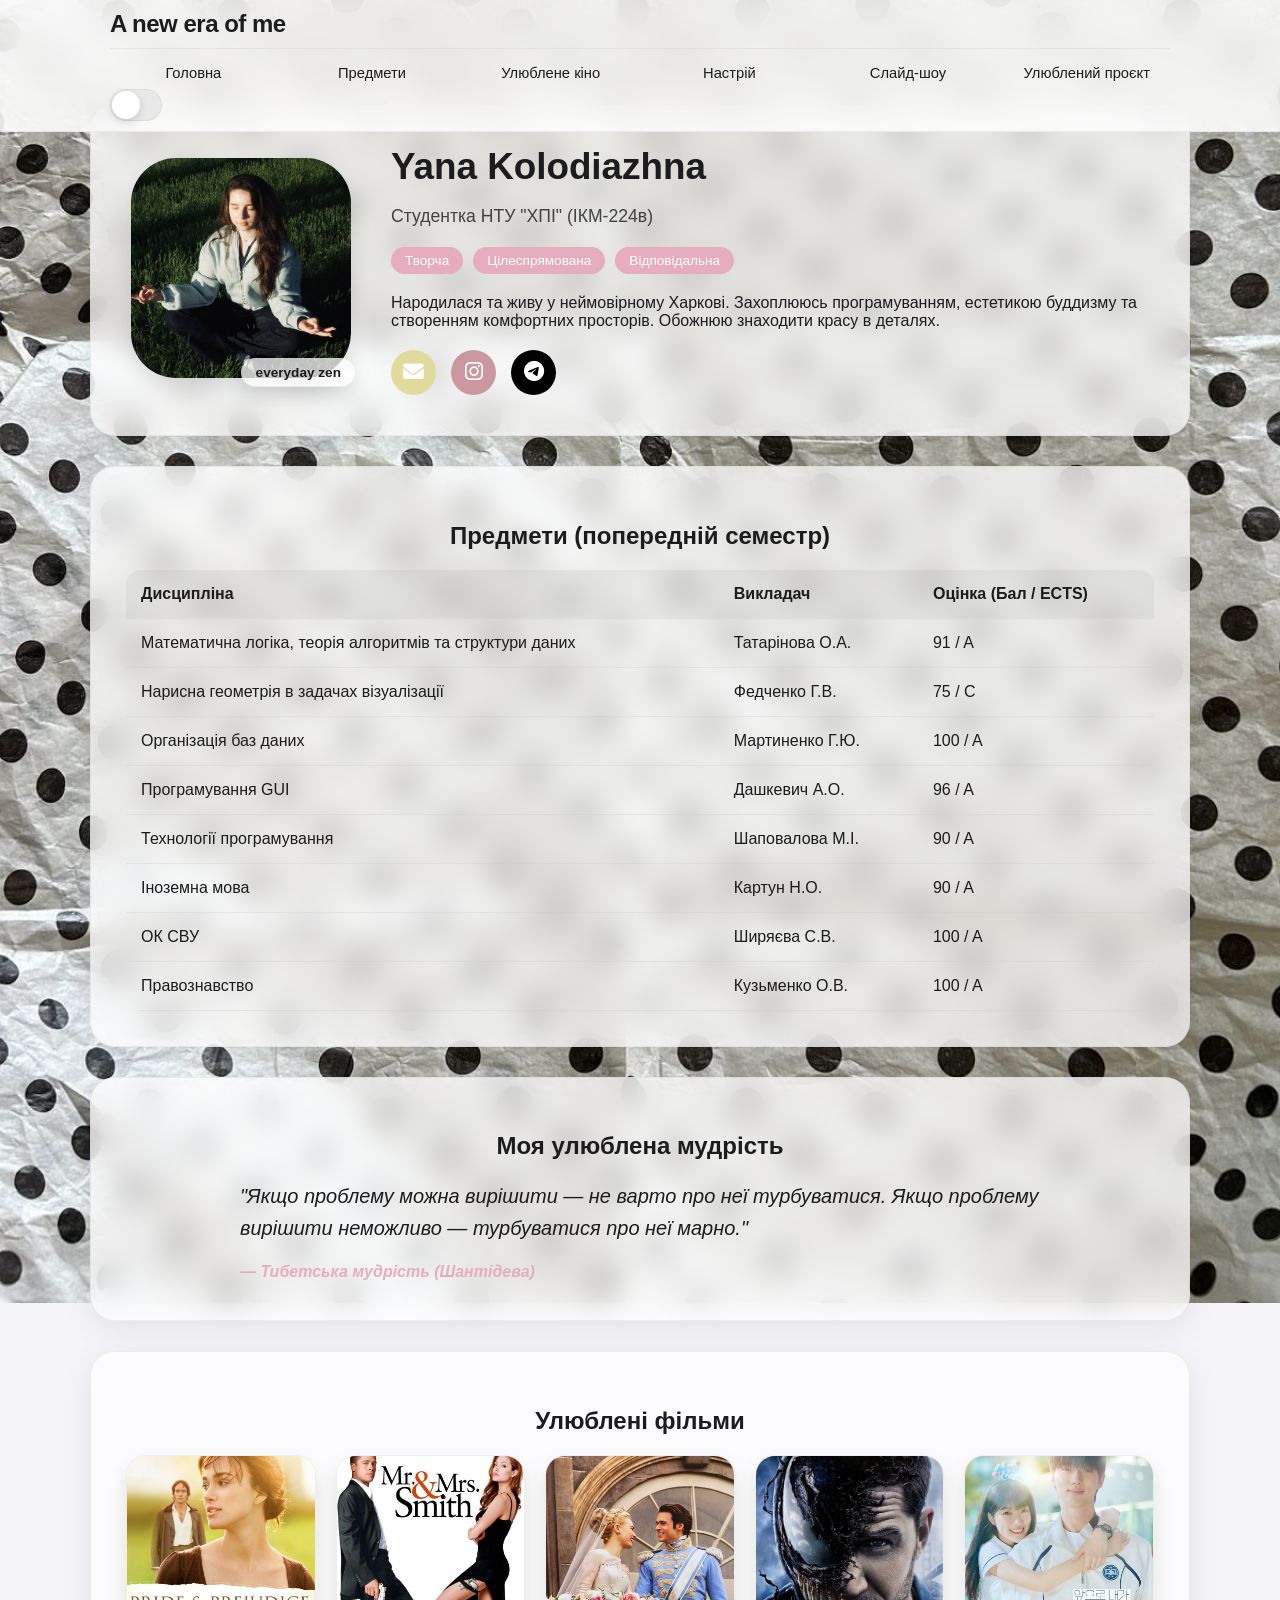
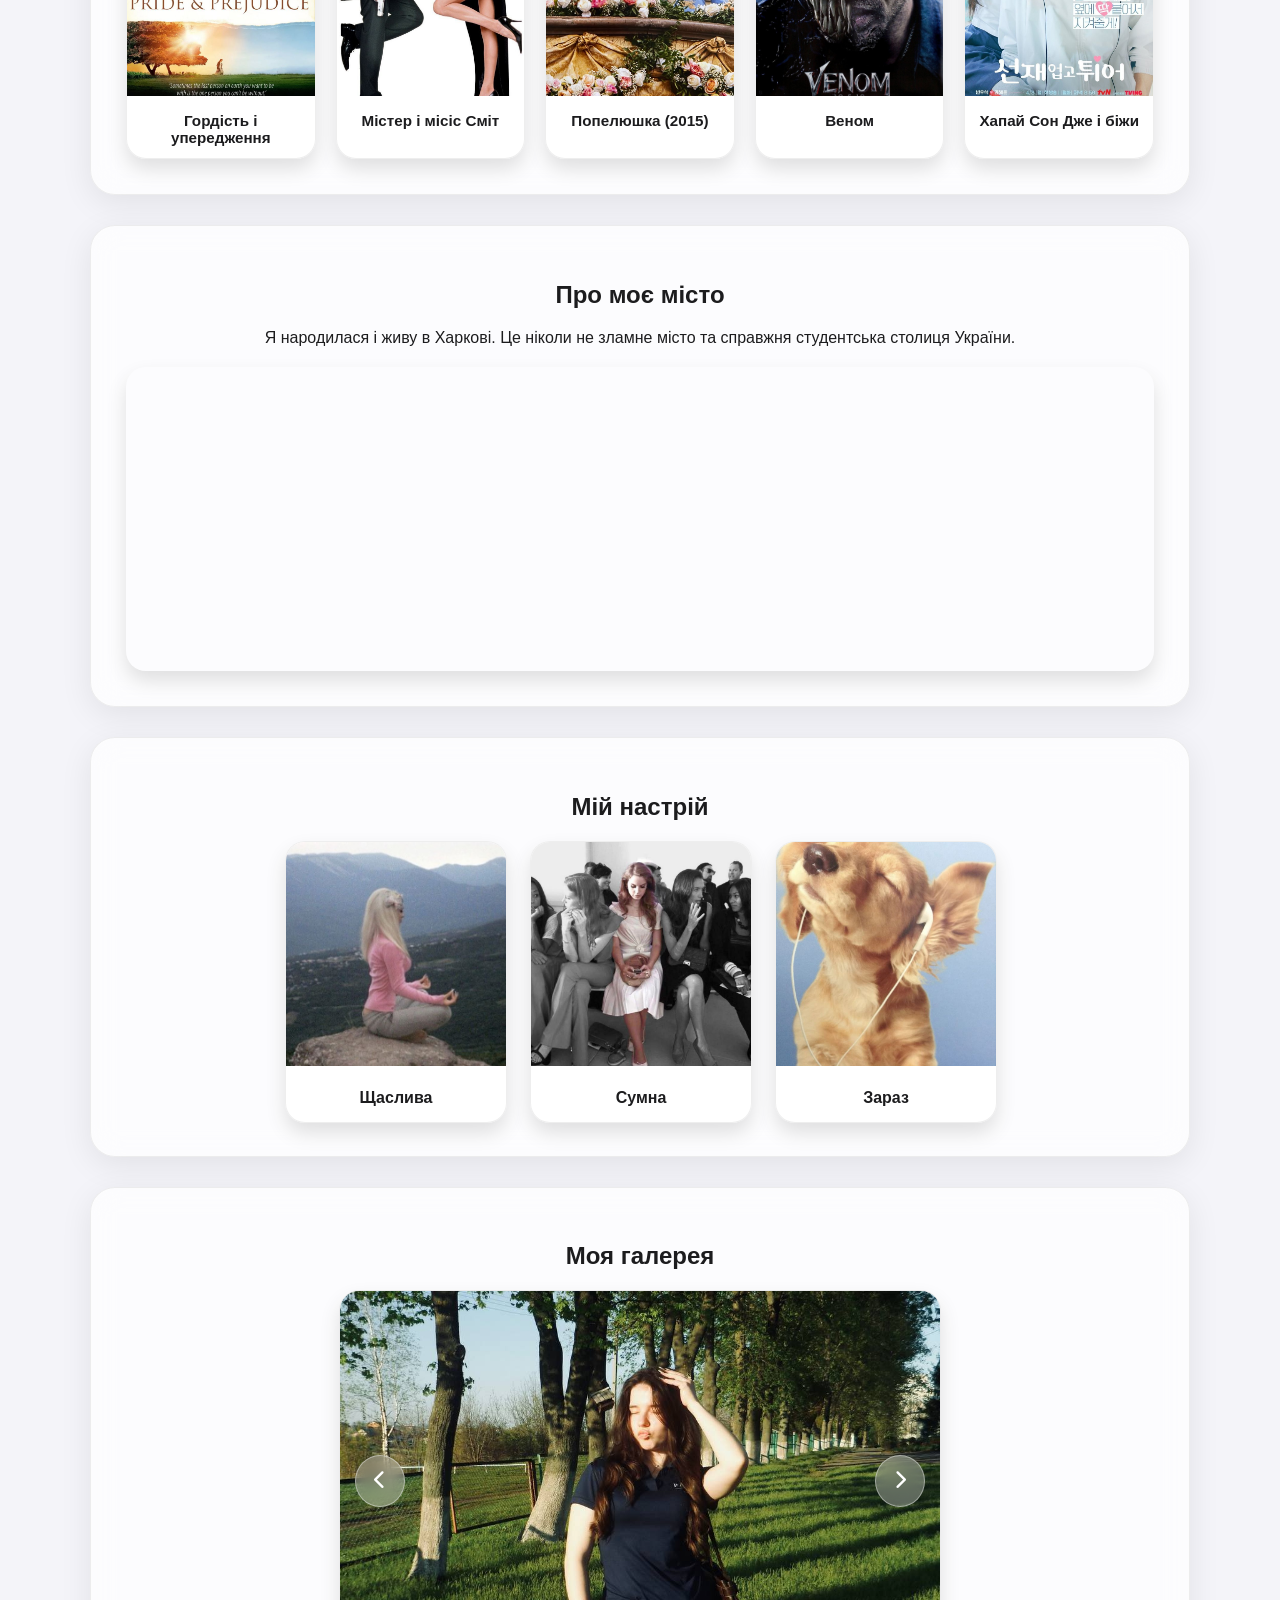
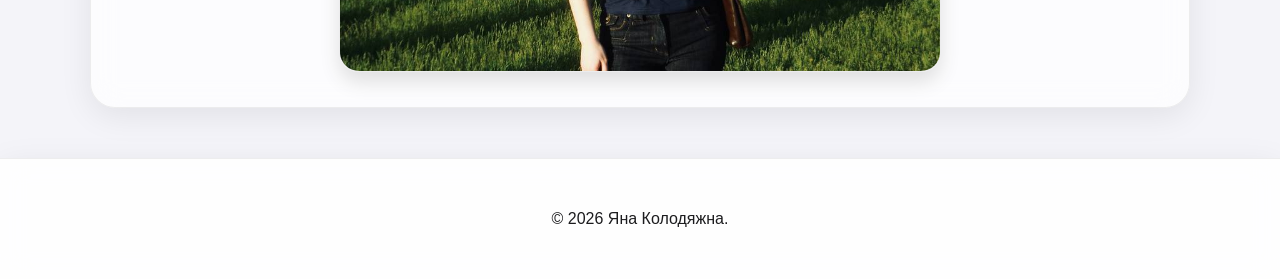
<file: index.html>
<!DOCTYPE html>
<html lang="uk">
<head>
    <meta charset="UTF-8">
    <meta name="viewport" content="width=device-width, initial-scale=1.0">
    <title>Мій простір</title>
    <link rel="stylesheet" href="https://cdnjs.cloudflare.com/ajax/libs/font-awesome/6.0.0-beta3/css/all.min.css">
    <link rel="stylesheet" href="style.css">
</head>
<body class="light-theme">
    <header class="ios-header">
        <div class="header-content">
            <h1>A new era of me</h1>
            <nav class="ios-nav">
                <a href="#about" class="nav-item">Головна</a>
                <a href="#subjects" class="nav-item">Предмети</a>
                <a href="#movies" class="nav-item">Улюблене кіно</a>
                <a href="#moods" class="nav-item">Настрій</a>
                <a href="#slideshow" class="nav-item">Слайд-шоу</a>
                <a href="project.html" class="nav-item">Улюблений проєкт</a>
            </nav>
            
            <div class="theme-switch-container">
                <label class="ios-switch">
                    <input type="checkbox" id="theme-checkbox">
                    <span class="ios-slider"></span>
                </label>
            </div>
        </div>
    </header>

    <main class="ios-main">
        <div class="glass-container">
            
            <section id="about" class="fade-in glass-panel creative-profile">
                <div class="profile-image-wrapper">
                    <img src="img/itsme.jpg" alt="Яна уяви" class="profile-pic ios-shadow">
                    <div class="status-badge ios-shadow">everyday zen</div>
                </div>
                <div class="bio-content">
                    <h2 class="greeting">Yana Kolodiazhna</h2>
                    <p class="subtitle">Студентка НТУ "ХПІ" (ІКМ-224в)</p>
                    
                    <div class="tags-container">
                        <span class="cute-tag">Творча</span>
                        <span class="cute-tag">Цілеспрямована</span>
                        <span class="cute-tag">Відповідальна</span>
                    </div>
                    
                    <p class="description">Народилася та живу у неймовірному Харкові. Захоплююсь програмуванням, естетикою буддизму та створенням комфортних просторів. Обожнюю знаходити красу в деталях.</p>
                    
                    <div class="social-links-container">
                        <a href="mailto:kimseokjini2007@gmail.com" class="social-btn gmail-btn ios-btn" title="Написати мені">
                            <i class="fas fa-envelope"></i>
                        </a>
                        <a href="https://instagram.com/km_.yns" target="_blank" class="social-btn insta-btn ios-btn" title="Переглянути інстаграм">
                            <i class="fab fa-instagram"></i>
                        </a>
                        <a href="https://t.me/m0ndo1" target="_blank" class="social-btn tg-btn ios-btn" title="Мій простір для думок">
                            <i class="fab fa-telegram-plane"></i>
                        </a>
                    </div>
                </div>
            </section>

            <section id="subjects" class="fade-in glass-panel subjects-section">
                <h2 class="centered-text">Предмети (попередній семестр)</h2>
                <div class="table-container ios-scroll">
                    <table class="ios-table">
                        <thead>
                            <tr>
                                <th>Дисципліна</th>
                                <th>Викладач</th>
                                <th>Оцінка (Бал / ECTS)</th>
                            </tr>
                        </thead>
                        <tbody>
                            <tr><td>Математична логіка, теорія алгоритмів та структури даних</td><td>Татарінова О.А.</td><td>91 / A</td></tr>
                            <tr><td>Нарисна геометрія в задачах візуалізації</td><td>Федченко Г.В.</td><td>75 / C</td></tr>
                            <tr><td>Організація баз даних</td><td>Мартиненко Г.Ю.</td><td>100 / A</td></tr>
                            <tr><td>Програмування GUI</td><td>Дашкевич А.О.</td><td>96 / A</td></tr>
                            <tr><td>Технології програмування</td><td>Шаповалова М.І.</td><td>90 / A</td></tr>
                            <tr><td>Іноземна мова</td><td>Картун Н.О.</td><td>90 / A</td></tr>
                            <tr><td>ОК СВУ</td><td>Ширяєва С.В.</td><td>100 / A</td></tr>
                            <tr><td>Правознавство</td><td>Кузьменко О.В.</td><td>100 / A</td></tr>
                        </tbody>
                    </table>
                </div>
            </section>

            <section id="quote" class="fade-in glass-panel quote-section standout">
                <h2 class="centered-text">Моя улюблена мудрість</h2>
                <blockquote class="ios-quote">
                    "Якщо проблему можна вирішити — не варто про неї турбуватися. Якщо проблему вирішити неможливо — турбуватися про неї марно."
                    <cite>— Тибетська мудрість (Шантідева)</cite>
                </blockquote>
            </section>

            <section id="movies" class="fade-in glass-panel movies-section">
                <h2 class="centered-text">Улюблені фільми</h2>
                <div class="movies-grid ios-scroll">
                    <div class="movie-card ios-shadow">
                        <img src="img/гордість.jpg" alt="Гордість і упередження" class="movie-img">
                        <h3><a href="https://uaserials.com/7775-gordist-ta-uperedzhennya-2005.html" target="_blank">Гордість і упередження</a></h3>
                    </div>
                    <div class="movie-card ios-shadow">
                        <img src="img/містер.jpg" alt="Містер і місіс Сміт" class="movie-img">
                        <h3><a href="https://uaserials.com/2747-mister-i-misis-smit-2005.html" target="_blank">Містер і місіс Сміт</a></h3>
                    </div>
                    <div class="movie-card ios-shadow">
                        <img src="img/попелюшка.jpg" alt="Попелюшка (2015)" class="movie-img">
                        <h3><a href="https://uaserials.com/2538-popelyushka.html" target="_blank">Попелюшка (2015)</a></h3>
                    </div>
                    <div class="movie-card ios-shadow">
                        <img src="img/веном.jpg" alt="Веном" class="movie-img">
                        <h3><a href="https://uaserials.com/1986-venom.html" target="_blank">Веном</a></h3>
                    </div>
                    <div class="movie-card ios-shadow">
                        <img src="img/хватай.jpg" alt="Хапай Сон Дже і біжи" class="movie-img">
                        <h3><a href="https://uakino.ac/1862-lovely-runner.html" target="_blank">Хапай Сон Дже і біжи</a></h3>
                    </div>
                </div>
            </section>

            <section id="location" class="fade-in glass-panel location-section">
                <h2 class="centered-text">Про моє місто</h2>
                <p class="centered-text">Я народилася і живу в Харкові. Це ніколи не зламне місто та справжня студентська столиця України.</p>
                <div class="map-container ios-shadow">
                    <iframe src="https://www.google.com/maps/embed?pb=!1m18!1m12!1m3!1d164152.8809439162!2d36.14574163462963!3d49.99472774395896!2m3!1f0!2f0!3f0!3m2!1i1024!2i768!4f13.1!3m3!1m2!1s0x4127a09f63ab0f8b%3A0x2d4c18681aa4be0a!2z0KXQsNGA0LrRltCyLCDQpdCw0YDQutRltLLRgdGM0LrQsCDQvtCx0LvQsNGB0YLRjCwgNjEwMDA!5e0!3m2!1suk!2sua!4v1700000000000!5m2!1suk!2sua" width="100%" height="300" style="border:0;" allowfullscreen="" loading="lazy"></iframe>
                </div>
            </section>

            <section id="moods" class="fade-in glass-panel mood-flip-section">
                <h2 class="centered-text">Мій настрій</h2>
                <div class="mood-cards-container">
                    <div class="flip-card">
                        <div class="flip-card-inner">
                            <div class="flip-card-front ios-shadow">
                                <img src="img/щаслива.jpg" alt="Щаслива">
                                <div class="mood-label">Щаслива</div>
                            </div>
                            <div class="flip-card-back ios-shadow">
                                <p>Сьогодні щаслива, бо медитую та знаходжу внутрішній спокій</p>
                            </div>
                        </div>
                    </div>
                    <div class="flip-card">
                        <div class="flip-card-inner">
                            <div class="flip-card-front ios-shadow">
                                <img src="img/сумна.jpg" alt="Сумна">
                                <div class="mood-label">Сумна</div>
                            </div>
                            <div class="flip-card-back ios-shadow">
                                <p>Інколи буває сумно, але це просто час для роздумів та перезавантаження</p>
                            </div>
                        </div>
                    </div>
                    <div class="flip-card">
                        <div class="flip-card-inner">
                            <div class="flip-card-front ios-shadow">
                                <img src="img/зараз.jpg" alt="Зараз">
                                <div class="mood-label">Зараз</div>
                            </div>
                            <div class="flip-card-back ios-shadow">
                                <p>Зараз спокійна, створюю цей милий сайт та слухаю музику</p>
                            </div>
                        </div>
                    </div>
                </div>
            </section>

            <section id="slideshow" class="fade-in glass-panel slideshow-section">
                <h2 class="centered-text">Моя галерея</h2>
                <div class="slider-wrapper ios-shadow">
                    <div class="slider-container">
                        <img id="slider-img" src="img/zzzz.jpg" alt="Галерея">
                    </div>
                    <button class="slider-btn prev-btn" id="go-prev"><i class="fas fa-chevron-left"></i></button>
                    <button class="slider-btn next-btn" id="go-next"><i class="fas fa-chevron-right"></i></button>
                </div>
            </section>
        </div>
    </main>

    <footer class="fade-in glass-panel centered-text ios-footer">
        <p>© 2026 Яна Колодяжна.</p>
    </footer>

    <script src="script.js"></script>
</body>
</html>
</file>
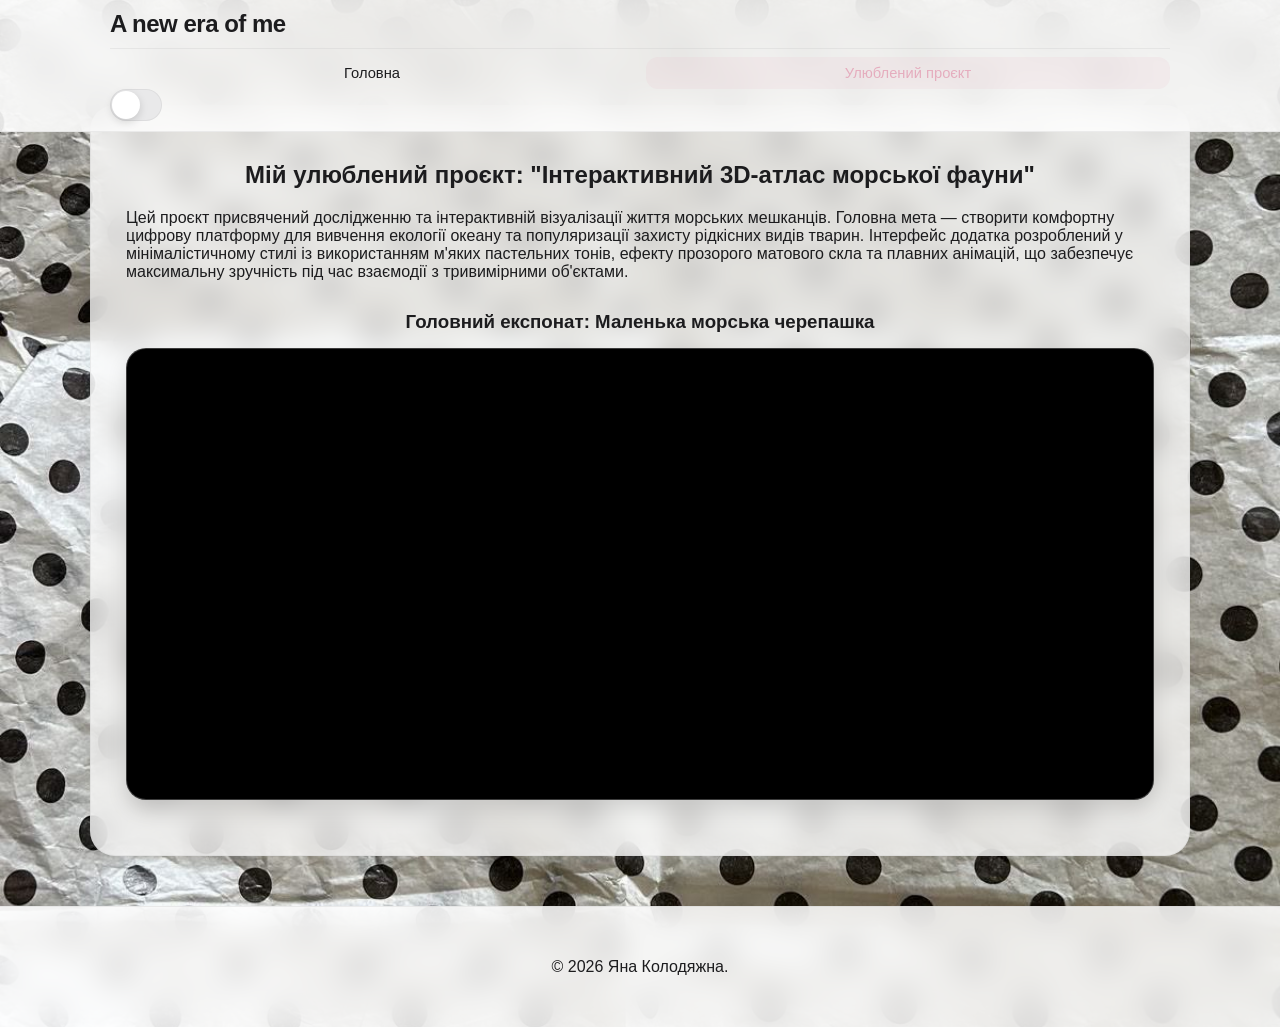
<file: project.html>
<!DOCTYPE html>
<html lang="uk">
<head>
    <meta charset="UTF-8">
    <meta name="viewport" content="width=device-width, initial-scale=1.0">
    <title>Улюблений проєкт Яни Колодяжної</title>
    <link rel="stylesheet" href="https://cdnjs.cloudflare.com/ajax/libs/font-awesome/6.0.0-beta3/css/all.min.css">
    <link rel="stylesheet" href="style.css">
</head>
<body class="light-theme">
    <header class="ios-header">
        <div class="header-content">
            <h1>A new era of me</h1>
            <nav class="ios-nav">
                <a href="index.html" class="nav-item">Головна</a>
                <a href="project.html" class="nav-item active">Улюблений проєкт</a>
            </nav>
            
            <div class="theme-switch-container">
                <label class="ios-switch">
                    <input type="checkbox" id="theme-checkbox">
                    <span class="ios-slider"></span>
                </label>
            </div>
        </div>
    </header>

    <main class="ios-main">
        <div class="glass-container">
            <section id="project" class="fade-in glass-panel project-section standout">
                <h1 class="centered-text">Мій улюблений проєкт: "Інтерактивний 3D-атлас морської фауни"</h1>
                
                <p class="description">
                    Цей проєкт присвячений дослідженню та інтерактивній візуалізації життя морських мешканців. Головна мета — створити комфортну цифрову платформу для вивчення екології океану та популяризації захисту рідкісних видів тварин. Інтерфейс додатка розроблений у мінімалістичному стилі із використанням м'яких пастельних тонів, ефекту прозорого матового скла та плавних анімацій, що забезпечує максимальну зручність під час взаємодії з тривимірними об'єктами.
                </p>

                <h3 class="centered-text" style="margin-top: 30px; margin-bottom: 15px;">
                    Головний експонат: Маленька морська черепашка
                </h3>
                
                <div class="sketchfab-embed-wrapper ios-shadow" style="border-radius: 20px; overflow: hidden; border: 1px solid var(--border-color); background: #000; margin-bottom: 20px;"> 
                    <iframe title="Baby sea turtle" frameborder="0" allowfullscreen mozallowfullscreen="true" webkitallowfullscreen="true" allow="autoplay; fullscreen; xr-spatial-tracking" xr-spatial-tracking execution-while-out-of-viewport execution-while-not-rendered web-share src="https://sketchfab.com/models/b24836ade9d94d9289397fe9a938821e/embed" style="width: 100%; height: 450px; display: block;"> </iframe> 
                </div>
                
                <p class="centered-text" style="font-size: 0.9rem; opacity: 0.7;">

                </p>
            </section>
        </div>
    </main>

    <footer class="fade-in glass-panel centered-text ios-footer">
        <p>© 2026 Яна Колодяжна.</p>
    </footer>

    <script src="script.js"></script>
</body>
</html>
</file>
<file: style.css>
:root {
    --bg-color: #f4f4f9;
    --text-color: #1c1c1e;
    --link-color: #e5adbe;
    --panel-bg: rgba(255, 255, 255, 0.75);
    --border-color: rgba(200, 200, 200, 0.3);
    --bg-image: url('img/горошок.jpg'); 
    --header-bg: rgba(255, 255, 255, 0.85);
    --ios-font-stack: -apple-system, BlinkMacSystemFont, "Segoe UI", Roboto, sans-serif;
}

/* для темн режима */
body.dark-theme {
    --bg-color: #000000; 
    --text-color: #f5f5f7; 
    --link-color: #c494a8;
    --panel-bg: rgba(25, 25, 25, 0.85);
    --border-color: rgba(80, 80, 80, 0.5);
    --bg-image: url('img/зорі.jpg'); 
    --header-bg: rgba(10, 10, 10, 0.85);
}

body {
    font-family: var(--ios-font-stack);
    margin: 0;
    padding: 0;
    background-color: var(--bg-color);
    background-image: var(--bg-image);
    
    /* фото на екран */
    background-size: cover;
    background-position: center;
    background-repeat: no-repeat;
    background-attachment: fixed;
    
    color: var(--text-color);
    transition: background-color 0.4s ease, color 0.4s ease;
    overflow-x: hidden;
}

.fade-in {
    opacity: 0;
    animation: fadeInAnimation 1s ease-in-out forwards;
}
@keyframes fadeInAnimation {
    from { opacity: 0; transform: translateY(20px); }
    to { opacity: 1; transform: translateY(0); }
}

.centered-text { text-align: center; }

.glass-container {
    display: flex;
    flex-direction: column;
    align-items: center;
    width: 100%;
    max-width: 1100px;
    margin: 0 auto;
    padding: 20px;
}

.glass-panel {
    background: var(--panel-bg);
    backdrop-filter: blur(15px);
    -webkit-backdrop-filter: blur(15px);
    border-radius: 25px; 
    padding: 35px;
    border: 1px solid var(--border-color);
    box-shadow: 0 8px 32px rgba(0,0,0,0.08);
    margin-bottom: 30px;
    width: 100%;
    box-sizing: border-box;
}

.ios-shadow { box-shadow: 0 10px 20px rgba(0,0,0,0.12); }

/* хедер та навігац */
.ios-header {
    background: var(--header-bg);
    backdrop-filter: blur(15px);
    -webkit-backdrop-filter: blur(15px);
    position: sticky;
    top: 0;
    z-index: 1000;
    padding: 12px 0;
    border-bottom: 1px solid var(--border-color);
}
.header-content {
    display: flex;
    justify-content: space-between;
    align-items: center;
    max-width: 1100px;
    margin: 0 auto;
    padding: 0 20px;
}
.ios-nav { display: flex; gap: 15px; }
.nav-item {
    text-decoration: none;
    color: var(--text-color);
    font-weight: 500;
    font-size: 0.95rem;
    padding: 8px 12px;
    border-radius: 12px;
    transition: background 0.3s;
}
.nav-item:hover { color: var(--link-color); background: rgba(100, 150, 255, 0.15); }

/*світч */
.theme-switch-container {
    display: flex;
    align-items: center;
    justify-content: center;
}
.ios-switch {
    position: relative;
    display: inline-block;
    width: 52px;
    height: 32px;
}
.ios-switch input { 
    opacity: 0;
    width: 0;
    height: 0;
}
.ios-slider {
    position: absolute;
    cursor: pointer;
    top: 0; left: 0; right: 0; bottom: 0;
    background-color: #e9e9ea;
    transition: .3s cubic-bezier(0.4, 0, 0.2, 1);
    border-radius: 32px;
    border: 1px solid rgba(0,0,0,0.05);
}
.ios-slider:before {
    position: absolute;
    content: "";
    height: 28px;
    width: 28px;
    left: 1px;
    bottom: 1px;
    background-color: white;
    transition: .3s cubic-bezier(0.4, 0, 0.2, 1);
    border-radius: 50%;
    box-shadow: 0 3px 8px rgba(0,0,0,0.15);
}
body.dark-theme .ios-slider {
    background-color: #323236;
}
input:checked + .ios-slider {
    background-color: #34c759; 
}
input:checked + .ios-slider:before {
    transform: translateX(20px); 
}

/* про мене */
.creative-profile { display: flex; align-items: center; gap: 40px; padding: 40px; }
.profile-image-wrapper { position: relative; flex-shrink: 0; }
.profile-pic { width: 220px; height: 220px; border-radius: 45px; object-fit: cover; }
.status-badge { position: absolute; bottom: -5px; right: -5px; background: var(--panel-bg); padding: 6px 14px; border-radius: 20px; font-size: 0.85rem; font-weight: 600; border: 1px solid var(--border-color); }
.bio-content .greeting { margin: 0 0 5px 0; font-size: 2.3rem; }
.bio-content .subtitle { font-size: 1.1rem; opacity: 0.8; margin-bottom: 20px; }
.tags-container { display: flex; gap: 10px; flex-wrap: wrap; margin-bottom: 20px; }
.cute-tag { padding: 6px 14px; background-color: var(--link-color); color: #fff; border-radius: 20px; font-size: 0.85rem; }
.social-links-container { display: flex; gap: 15px; margin-top: 20px; }
.social-btn { width: 45px; height: 45px; border-radius: 50%; color: white!important; font-size: 1.3rem; display: flex; align-items: center; justify-content: center; text-decoration: none; transition: transform 0.3s; }
.social-btn:hover { transform: translateY(-3px); }
.gmail-btn { background-color: #e0db9d; }
.insta-btn { background-color: #cb97a1; }
.tg-btn { background-color: #000000; }

/* таблиця */
.ios-table { width: 100%; border-collapse: collapse; border-radius: 15px; overflow: hidden; margin-top: 20px; }
.ios-table th, .ios-table td { padding: 15px; text-align: left; border-bottom: 1px solid var(--border-color); color: var(--text-color); }
.ios-table th { background-color: rgba(150, 150, 150, 0.12); font-weight: 600; }

/* цитата */
.ios-quote { font-style: italic; font-size: 1.25rem; line-height: 1.6; max-width: 800px; margin: 0 auto; }
.ios-quote cite { display: block; margin-top: 15px; font-weight: 700; font-size: 1rem; color: var(--link-color); }

/* фільми */
.movies-grid { display: grid; grid-template-columns: repeat(auto-fit, minmax(170px, 1fr)); gap: 20px; width: 100%; margin-top: 20px; }
.movie-card { background: var(--panel-bg); border: 1px solid var(--border-color); border-radius: 20px; overflow: hidden; transition: transform 0.3s; text-align: center; }
.movie-card:hover { transform: translateY(-5px); }
.movie-img { width: 100%; height: 240px; object-fit: cover; }
.movie-card h3 { font-size: 0.95rem; padding: 12px; margin: 0; }
.movie-card h3 a { text-decoration: none; color: var(--text-color); }

/* мапа */
.map-container { border-radius: 20px; overflow: hidden; width: 100%; margin-top: 20px; }

/* настрій картки */
.mood-cards-container {
    display: flex;
    gap: 25px;
    width: 100%;
    margin-top: 20px;
    justify-content: center;
    perspective: 1000px;
}
.flip-card {
    background-color: transparent;
    width: 220px;
    height: 280px;
    perspective: 1000px;
}
.flip-card-inner {
    position: relative;
    width: 100%;
    height: 100%;
    text-align: center;
    transition: transform 0.6s cubic-bezier(0.4, 0, 0.2, 1);
    transform-style: preserve-3d;
}
.flip-card:hover {
    transform: translateY(-10px);
    transition: transform 0.2s ease;
}

.flip-card:hover .flip-card-inner {
    transform: rotateY(180deg);
    transition-delay: 1s; 
}
.flip-card-front, .flip-card-back {
    position: absolute;
    width: 100%;
    height: 100%;
    -webkit-backface-visibility: hidden;
    backface-visibility: hidden;
    border-radius: 20px;
    border: 1px solid var(--border-color);
    overflow: hidden;
}
.flip-card-front { background-color: var(--panel-bg); }
.flip-card-front img { width: 100%; height: 80%; object-fit: cover; }
.mood-label { height: 20%; display: flex; align-items: center; justify-content: center; font-weight: 600; }
.flip-card-back {
    background-color: var(--panel-bg);
    transform: rotateY(180deg);
    display: flex;
    align-items: center;
    justify-content: center;
    padding: 20px;
    box-sizing: border-box;
}
.flip-card-back p { font-size: 1.05rem; line-height: 1.5; margin: 0; }

/*галерея */
.slider-wrapper {
    position: relative;
    width: 100%;
    max-width: 600px;
    height: 380px;
    margin: 20px auto 0 auto;
    border-radius: 20px;
    overflow: hidden;
    border: 1px solid var(--border-color);
}
.slider-container { width: 100%; height: 100%; background-color: #000; }
.slider-container img { width: 100%; height: 100%; object-fit: cover; transition: opacity 0.3s ease; }
.slider-btn {
    position: absolute;
    top: 50%;
    transform: translateY(-50%);
    background: rgba(255, 255, 255, 0.3);
    backdrop-filter: blur(8px);
    -webkit-backdrop-filter: blur(8px);
    border: 1px solid rgba(255, 255, 255, 0.4);
    color: #fff;
    font-size: 1.2rem;
    padding: 14px 18px;
    cursor: pointer;
    border-radius: 50%;
    transition: background 0.3s, transform 0.2s;
    z-index: 10;
}
.slider-btn:hover { background: rgba(255, 255, 255, 0.5); transform: translateY(-50%) scale(1.1); }
.prev-btn { left: 15px; }
.next-btn { right: 15px; }

.ios-footer { border-radius: 0; border: none; border-top: 1px solid var(--border-color); background: var(--header-bg); margin-bottom: 0; }
/* шапка */
html {
    max-width: 100%;
    margin: 0;
    padding: 0;
}

body {
    font-family: var(--ios-font-stack);
    margin: 0;
    
    /* для мобіл */
    padding: 110px 0 0 0; 
    
    background-color: var(--bg-color);
    background-image: var(--bg-image);
    background-size: cover;
    background-position: center;
    background-repeat: no-repeat;
    background-attachment: fixed;
    color: var(--text-color);
    transition: background-color 0.4s ease, color 0.4s ease;
    overflow-x: hidden;
}

/* мобайл ферст*/
.ios-header {
    width: 100%;
    background: var(--header-bg);
    backdrop-filter: blur(20px);
    -webkit-backdrop-filter: blur(20px);
    
    position: fixed; 
    top: 0;
    left: 0;
    z-index: 1000;
    padding: 10px 0;
    border-bottom: 1px solid var(--border-color);
    box-sizing: border-box;
}

.header-content {
    display: flex;
    flex-direction: row;
    flex-wrap: wrap;
    justify-content: space-between;
    align-items: center;
    padding: 0 16px;
    width: 100%;
    box-sizing: border-box;
}

.ios-header h1 {
    font-size: 1.2rem;
    margin: 0;
    font-weight: 700;
    letter-spacing: -0.5px;
}

.ios-nav {
    display: flex;
    width: 100%;
    justify-content: space-between;
    gap: 2px;
    margin-top: 10px;
    border-top: 1px solid var(--border-color);
    padding-top: 8px;
}

.nav-item {
    flex: 1;
    text-align: center;
    text-decoration: none;
    color: var(--text-color);
    font-weight: 500;
    font-size: 0.72rem;
    padding: 6px 2px;
    border-radius: 8px;
    white-space: nowrap;
    transition: background 0.25s, color 0.25s;
}

.nav-item:hover, .nav-item.active {
    color: var(--link-color);
    background: rgba(229, 173, 190, 0.12);
}

.theme-switch-container {
    display: flex;
    align-items: center;
}
@media (max-width: 600px) {
  .movies-grid {
    grid-template-columns: 1fr;
  }
}
@media (max-width: 768px) {
    
    /* 1. Перебудовуємо картку "Про мене" у вертикальний стовпчик */
    .creative-profile {
        flex-direction: column !important; /* Картинка стане зверху, а текст під нею */
        align-items: center !important;    /* Центруємо все по середині */
        padding: 24px 16px !important;    /* Додаємо м'які внутрішні відступи, щоб текст не тулився до країв */
        gap: 20px !important;             /* Робимо гарну відстань між фото та текстом */
    }

    /* 2. Вирівнюємо текстовий блок по центру */
    .bio-content {
        width: 100% !important;           /* Дозволяємо тексту зайняти всю ширину панелі */
        text-align: center !important;    /* Центруємо опис */
    }

    /* 3. Центруємо кольорові теги та кнопки соцмереж на телефоні */
    .tags-container, 
    .social-links-container {
        justify-content: center !important;
    }
    
    /* Захист від вилізання довгих слів у майбутньому */
    .bio-content p {
        overflow-wrap: break-word;
        word-break: break-word;
        margin: 15px 0;
    }
}

/*для декстопу */
@media (min-width: 1024px) {
    body {
        padding-top: 85px; 
    }
    .header-content {
        max-width: 1100px;
        margin: 0 auto;
        padding: 0 20px;
    }
    .ios-header h1 {
        font-size: 1.5rem;
    }
    .ios-nav {
        gap: 12px;
    }
    .nav-item {
        font-size: 0.92rem;
        padding: 8px 14px;
        border-radius: 12px;
    }
}
</file>
